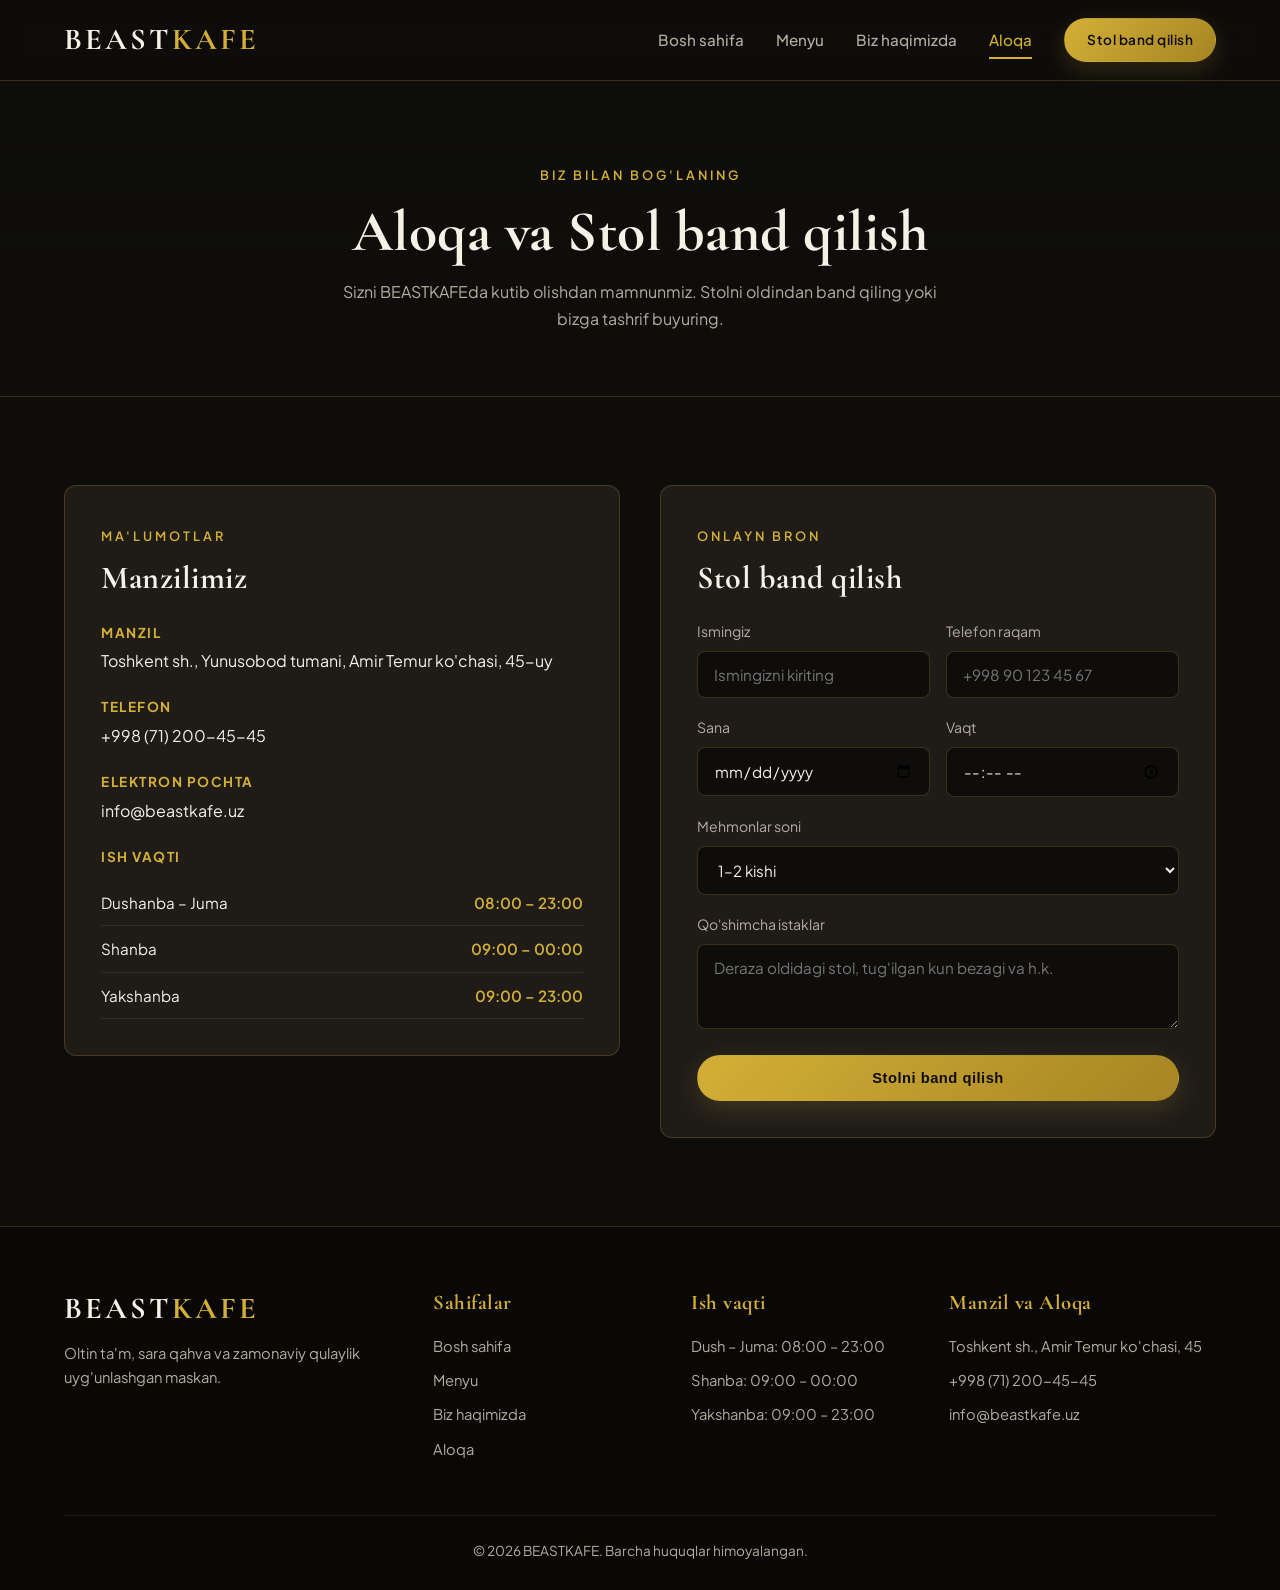
<file: aloqa.html>
<!DOCTYPE html>
<html lang="uz">
<head>
  <meta charset="UTF-8">
  <meta name="viewport" content="width=device-width, initial-scale=1.0">
  <title>Aloqa — BEASTKAFE</title>
  <link rel="stylesheet" href="style.css">
</head>
<body>

  <!-- HEADER -->
  <header class="site-header">
    <div class="container header-inner">
      <a href="index.html" class="logo">BEAST<span>KAFE</span></a>
      <input type="checkbox" id="nav-toggle" class="nav-toggle">
      <label for="nav-toggle" class="nav-toggle-label" aria-label="Menyu">
        <span></span>
        <span></span>
        <span></span>
      </label>
      <nav class="main-nav">
        <a href="index.html">Bosh sahifa</a>
        <a href="menyu.html">Menyu</a>
        <a href="haqimizda.html">Biz haqimizda</a>
        <a href="aloqa.html" class="active">Aloqa</a>
        <a href="#forma" class="btn btn-gold btn-sm">Stol band qilish</a>
      </nav>
    </div>
  </header>

  <!-- BANNER -->
  <section class="page-banner">
    <div class="container">
      <span class="section-tag">Biz bilan bog'laning</span>
      <h1>Aloqa va Stol band qilish</h1>
      <p>Sizni BEASTKAFEda kutib olishdan mamnunmiz. Stolni oldindan band qiling yoki bizga tashrif buyuring.</p>
    </div>
  </section>

  <!-- ALOQA VA FORMA -->
  <section class="section" id="forma">
    <div class="container">
      <div class="grid-2" style="align-items: start;">
        <!-- Chap blok: Manzil va ish vaqti -->
        <div class="contact-box">
          <span class="section-tag">Ma'lumotlar</span>
          <h2 style="font-size: 2rem; margin-bottom: 10px;">Manzilimiz</h2>
          <div class="info-list">
            <div class="info-item">
              <strong>Manzil</strong>
              <p>Toshkent sh., Yunusobod tumani, Amir Temur ko'chasi, 45-uy</p>
            </div>
            <div class="info-item">
              <strong>Telefon</strong>
              <p>+998 (71) 200-45-45</p>
            </div>
            <div class="info-item">
              <strong>Elektron pochta</strong>
              <p>info@beastkafe.uz</p>
            </div>
            <div class="info-item">
              <strong>Ish vaqti</strong>
              <table class="hours-table">
                <tr>
                  <td>Dushanba – Juma</td>
                  <td>08:00 – 23:00</td>
                </tr>
                <tr>
                  <td>Shanba</td>
                  <td>09:00 – 00:00</td>
                </tr>
                <tr>
                  <td>Yakshanba</td>
                  <td>09:00 – 23:00</td>
                </tr>
              </table>
            </div>
          </div>
        </div>

        <!-- O'ng blok: Stol band qilish formasi -->
        <div class="contact-box">
          <span class="section-tag">Onlayn bron</span>
          <h2 style="font-size: 2rem; margin-bottom: 22px;">Stol band qilish</h2>
          <form action="#band-tasdiq" class="booking-form">
            <div class="form-row">
              <div class="form-group">
                <label for="name">Ismingiz</label>
                <input type="text" id="name" placeholder="Ismingizni kiriting" required>
              </div>
              <div class="form-group">
                <label for="phone">Telefon raqam</label>
                <input type="tel" id="phone" placeholder="+998 90 123 45 67" required>
              </div>
            </div>

            <div class="form-row">
              <div class="form-group">
                <label for="date">Sana</label>
                <input type="date" id="date" required>
              </div>
              <div class="form-group">
                <label for="time">Vaqt</label>
                <input type="time" id="time" required>
              </div>
            </div>

            <div class="form-group">
              <label for="guests">Mehmonlar soni</label>
              <select id="guests">
                <option>1–2 kishi</option>
                <option>3–4 kishi</option>
                <option>5–6 kishi</option>
                <option>7+ kishi (VIP zona)</option>
              </select>
            </div>

            <div class="form-group">
              <label for="note">Qo'shimcha istaklar</label>
              <textarea id="note" rows="3" placeholder="Deraza oldidagi stol, tug'ilgan kun bezagi va h.k."></textarea>
            </div>

            <button type="submit" class="btn btn-gold">Stolni band qilish</button>
          </form>
        </div>
      </div>
    </div>
  </section>

  <!-- FOOTER -->
  <footer class="site-footer">
    <div class="container">
      <div class="footer-grid">
        <div class="footer-col">
          <a href="index.html" class="logo">BEAST<span>KAFE</span></a>
          <p style="margin-top: 14px;">Oltin ta'm, sara qahva va zamonaviy qulaylik uyg'unlashgan maskan.</p>
        </div>
        <div class="footer-col">
          <h4>Sahifalar</h4>
          <ul>
            <li><a href="index.html">Bosh sahifa</a></li>
            <li><a href="menyu.html">Menyu</a></li>
            <li><a href="haqimizda.html">Biz haqimizda</a></li>
            <li><a href="aloqa.html">Aloqa</a></li>
          </ul>
        </div>
        <div class="footer-col">
          <h4>Ish vaqti</h4>
          <ul>
            <li>Dush – Juma: 08:00 – 23:00</li>
            <li>Shanba: 09:00 – 00:00</li>
            <li>Yakshanba: 09:00 – 23:00</li>
          </ul>
        </div>
        <div class="footer-col">
          <h4>Manzil va Aloqa</h4>
          <ul>
            <li>Toshkent sh., Amir Temur ko'chasi, 45</li>
            <li>+998 (71) 200-45-45</li>
            <li>info@beastkafe.uz</li>
          </ul>
        </div>
      </div>
      <div class="footer-bottom">
        &copy; 2026 BEASTKAFE. Barcha huquqlar himoyalangan.
      </div>
    </div>
  </footer>

  <!-- TASDIQLASH MODALI (:target) -->
  <div id="band-tasdiq" class="modal">
    <div class="modal-content" style="text-align: center;">
      <a href="#" class="modal-close" aria-label="Yopish">&times;</a>
      <h3>Rahmat!</h3>
      <p>Stol band qilish so'rovingiz qabul qilindi. Sizni BEASTKAFEda kutib qolamiz.</p>
      <a href="index.html" class="btn btn-gold">Bosh sahifaga qaytish</a>
    </div>
  </div>

</body>
</html>
</file>
<file: style.css>
/* =========================================
   BEASTKAFE — Oltin & Minimalistik Dizayn
   100% Toza CSS3 (JavaScript'siz)
========================================= */

@import url('https://fonts.googleapis.com/css2?family=Cormorant+Garamond:ital,wght@0,600;0,700;1,600&family=Plus+Jakarta+Sans:wght@300;400;500;600;700&display=swap');

:root {
  --bg-dark: #0e0d0b;
  --bg-surface: #171512;
  --bg-card: #1f1c18;
  --gold: #d4af37;
  --gold-light: #f1d47a;
  --gold-dark: #a68523;
  --text-main: #f6f1e7;
  --text-muted: #b5aca0;
  --border-gold: rgba(212, 175, 55, 0.22);
  --shadow-soft: 0 12px 32px rgba(0, 0, 0, 0.45);
  --shadow-gold: 0 8px 24px rgba(212, 175, 55, 0.18);
  --radius: 12px;
  --transition: all 0.35s ease;
}

* {
  margin: 0;
  padding: 0;
  box-sizing: border-box;
}

html {
  scroll-behavior: smooth;
}

body {
  font-family: 'Plus Jakarta Sans', sans-serif;
  background-color: var(--bg-dark);
  color: var(--text-main);
  line-height: 1.65;
  overflow-x: hidden;
}

h1, h2, h3, h4, .logo {
  font-family: 'Cormorant Garamond', serif;
  font-weight: 700;
  letter-spacing: 0.5px;
  line-height: 1.2;
}

a {
  text-decoration: none;
  color: inherit;
  transition: var(--transition);
}

img {
  display: block;
  width: 100%;
  object-fit: cover;
}

.container {
  width: 90%;
  max-width: 1200px;
  margin: 0 auto;
}

.section {
  padding: 88px 0;
}

.section-alt {
  background-color: var(--bg-surface);
}

.section-header {
  text-align: center;
  max-width: 680px;
  margin: 0 auto 56px;
}

.section-tag {
  display: inline-block;
  font-size: 0.8rem;
  font-weight: 600;
  text-transform: uppercase;
  letter-spacing: 3px;
  color: var(--gold);
  margin-bottom: 12px;
}

.section-header h2 {
  font-size: clamp(2.1rem, 4vw, 3rem);
  margin-bottom: 14px;
}

.section-header p {
  color: var(--text-muted);
  font-size: 1rem;
}

/* --- Tugmalar --- */
.btn {
  display: inline-block;
  padding: 14px 30px;
  border-radius: 50px;
  font-weight: 600;
  font-size: 0.92rem;
  letter-spacing: 0.5px;
  cursor: pointer;
  border: 1px solid transparent;
  transition: var(--transition);
  text-align: center;
}

.btn-gold {
  background: linear-gradient(135deg, var(--gold), var(--gold-dark));
  color: var(--bg-dark);
  box-shadow: var(--shadow-gold);
}

.btn-gold:hover {
  background: linear-gradient(135deg, var(--gold-light), var(--gold));
  transform: translateY(-2px);
}

.btn-outline {
  border-color: var(--gold);
  color: var(--gold);
  background: transparent;
}

.btn-outline:hover {
  background: var(--gold);
  color: var(--bg-dark);
  transform: translateY(-2px);
}

.btn-sm {
  padding: 10px 22px;
  font-size: 0.85rem;
}

/* =========================================
   HEADER VA MOBIL MENYU (Checkbox Hack)
========================================= */
.site-header {
  position: sticky;
  top: 0;
  z-index: 1000;
  background: rgba(14, 13, 11, 0.92);
  backdrop-filter: blur(12px);
  border-bottom: 1px solid var(--border-gold);
}

.header-inner {
  display: flex;
  align-items: center;
  justify-content: space-between;
  height: 80px;
}

.logo {
  font-size: 1.9rem;
  letter-spacing: 3px;
  color: var(--text-main);
}

.logo span {
  color: var(--gold);
}

.main-nav {
  display: flex;
  align-items: center;
  gap: 32px;
}

.main-nav a:not(.btn) {
  font-size: 0.95rem;
  font-weight: 500;
  color: var(--text-muted);
  position: relative;
  padding: 4px 0;
}

.main-nav a:not(.btn)::after {
  content: '';
  position: absolute;
  left: 0;
  bottom: -2px;
  width: 0;
  height: 2px;
  background: var(--gold);
  transition: var(--transition);
}

.main-nav a:not(.btn):hover,
.main-nav a:not(.btn).active {
  color: var(--gold);
}

.main-nav a:not(.btn):hover::after,
.main-nav a:not(.btn).active::after {
  width: 100%;
}

.nav-toggle {
  display: none;
}

.nav-toggle-label {
  display: none;
  flex-direction: column;
  gap: 6px;
  cursor: pointer;
  padding: 6px;
}

.nav-toggle-label span {
  width: 28px;
  height: 2px;
  background: var(--gold);
  border-radius: 2px;
  transition: var(--transition);
}

/* =========================================
   HERO QISMI
========================================= */
.hero {
  position: relative;
  min-height: 86vh;
  display: flex;
  align-items: center;
  background:
    linear-gradient(to right, rgba(14, 13, 11, 0.92) 35%, rgba(14, 13, 11, 0.55)),
    url('https://images.unsplash.com/photo-1509042239860-f550ce710b93?auto=format&fit=crop&w=1600&q=80') center/cover no-repeat;
  border-bottom: 1px solid var(--border-gold);
}

.hero-content {
  max-width: 640px;
  padding: 60px 0;
}

.hero-content h1 {
  font-size: clamp(2.8rem, 6vw, 4.6rem);
  margin-bottom: 20px;
}

.hero-content h1 span {
  color: var(--gold);
  font-style: italic;
}

.hero-content p {
  font-size: 1.08rem;
  color: var(--text-muted);
  margin-bottom: 34px;
}

.hero-actions {
  display: flex;
  flex-wrap: wrap;
  gap: 16px;
}

/* Ichki sahifalar sarlavhasi */
.page-banner {
  padding: 80px 0 64px;
  text-align: center;
  background:
    linear-gradient(rgba(14, 13, 11, 0.82), rgba(14, 13, 11, 0.94)),
    url('https://images.unsplash.com/photo-1554118811-1e0d58224f24?auto=format&fit=crop&w=1400&q=80') center/cover no-repeat;
  border-bottom: 1px solid var(--border-gold);
}

.page-banner h1 {
  font-size: clamp(2.4rem, 5vw, 3.6rem);
  margin-bottom: 12px;
}

.page-banner p {
  color: var(--text-muted);
  max-width: 600px;
  margin: 0 auto;
}

/* =========================================
   GRID VA KARTALAR
========================================= */
.grid-3 {
  display: grid;
  grid-template-columns: repeat(3, 1fr);
  gap: 28px;
}

.grid-2 {
  display: grid;
  grid-template-columns: repeat(2, 1fr);
  gap: 40px;
  align-items: center;
}

.feature-card {
  background: var(--bg-card);
  border: 1px solid var(--border-gold);
  border-radius: var(--radius);
  padding: 36px 28px;
  text-align: center;
  transition: var(--transition);
}

.feature-card:hover {
  transform: translateY(-6px);
  border-color: var(--gold);
  box-shadow: var(--shadow-gold);
}

.feature-icon {
  width: 58px;
  height: 58px;
  margin: 0 auto 20px;
  border-radius: 50%;
  background: rgba(212, 175, 55, 0.12);
  border: 1px solid var(--gold);
  display: flex;
  align-items: center;
  justify-content: center;
  font-size: 1.5rem;
  color: var(--gold);
}

.feature-card h3 {
  font-size: 1.5rem;
  margin-bottom: 10px;
}

.feature-card p {
  color: var(--text-muted);
  font-size: 0.95rem;
}

/* Menyu kartalari */
.menu-card {
  background: var(--bg-card);
  border: 1px solid var(--border-gold);
  border-radius: var(--radius);
  overflow: hidden;
  transition: var(--transition);
  display: flex;
  flex-direction: column;
}

.menu-card:hover {
  transform: translateY(-6px);
  border-color: var(--gold);
  box-shadow: var(--shadow-soft);
}

.menu-img-wrap {
  position: relative;
  overflow: hidden;
}

.menu-img-wrap img {
  aspect-ratio: 4 / 3;
  transition: transform 0.5s ease;
}

.menu-card:hover .menu-img-wrap img {
  transform: scale(1.06);
}

.menu-badge {
  position: absolute;
  top: 14px;
  right: 14px;
  background: rgba(14, 13, 11, 0.86);
  color: var(--gold);
  border: 1px solid var(--gold);
  padding: 4px 12px;
  border-radius: 50px;
  font-size: 0.75rem;
  font-weight: 600;
}

.menu-body {
  padding: 22px;
  flex: 1;
  display: flex;
  flex-direction: column;
  justify-content: space-between;
}

.menu-top {
  display: flex;
  justify-content: space-between;
  align-items: baseline;
  gap: 12px;
  margin-bottom: 8px;
}

.menu-top h3 {
  font-size: 1.45rem;
}

.price {
  color: var(--gold);
  font-weight: 700;
  font-size: 1.05rem;
  white-space: nowrap;
}

.menu-body p {
  color: var(--text-muted);
  font-size: 0.92rem;
}

/* =========================================
   TOZA CSS TABLAR (menyu.html)
========================================= */
.menu-tabs input[type="radio"] {
  display: none;
}

.tab-labels {
  display: flex;
  flex-wrap: wrap;
  justify-content: center;
  gap: 12px;
  margin-bottom: 44px;
}

.tab-labels label {
  padding: 11px 26px;
  border-radius: 50px;
  border: 1px solid var(--border-gold);
  background: var(--bg-card);
  color: var(--text-muted);
  font-size: 0.92rem;
  font-weight: 600;
  cursor: pointer;
  transition: var(--transition);
}

.tab-labels label:hover {
  border-color: var(--gold);
  color: var(--gold);
}

#cat-all:checked ~ .tab-labels label[for="cat-all"],
#cat-coffee:checked ~ .tab-labels label[for="cat-coffee"],
#cat-dessert:checked ~ .tab-labels label[for="cat-dessert"],
#cat-cold:checked ~ .tab-labels label[for="cat-cold"] {
  background: var(--gold);
  color: var(--bg-dark);
  border-color: var(--gold);
  box-shadow: var(--shadow-gold);
}

#cat-coffee:checked ~ .menu-grid .menu-card:not(.item-coffee),
#cat-dessert:checked ~ .menu-grid .menu-card:not(.item-dessert),
#cat-cold:checked ~ .menu-grid .menu-card:not(.item-cold) {
  display: none;
}

/* =========================================
   MIJOZLAR FIKRI (TESTIMONIALS)
========================================= */
.review-card {
  background: var(--bg-card);
  border: 1px solid var(--border-gold);
  border-radius: var(--radius);
  padding: 30px;
  display: flex;
  flex-direction: column;
  justify-content: space-between;
}

.stars {
  color: var(--gold);
  letter-spacing: 3px;
  margin-bottom: 14px;
  font-size: 1rem;
}

.review-card p {
  color: var(--text-muted);
  font-style: italic;
  margin-bottom: 20px;
}

.reviewer strong {
  display: block;
  color: var(--text-main);
  font-size: 1rem;
}

.reviewer span {
  font-size: 0.82rem;
  color: var(--gold);
}

/* =========================================
   BIZ HAQIMIZDA & FAQ (<details>/<summary>)
========================================= */
.about-img {
  border-radius: var(--radius);
  border: 1px solid var(--border-gold);
  aspect-ratio: 4 / 3;
  box-shadow: var(--shadow-soft);
}

.stats-row {
  display: grid;
  grid-template-columns: repeat(3, 1fr);
  gap: 20px;
  margin-top: 32px;
  padding-top: 28px;
  border-top: 1px solid var(--border-gold);
}

.stat-item h3 {
  font-size: 2.2rem;
  color: var(--gold);
}

.stat-item p {
  font-size: 0.85rem;
  color: var(--text-muted);
}

.team-card {
  background: var(--bg-card);
  border: 1px solid var(--border-gold);
  border-radius: var(--radius);
  overflow: hidden;
  text-align: center;
}

.team-card img {
  aspect-ratio: 4 / 4;
}

.team-info {
  padding: 20px;
}

.team-info h3 {
  font-size: 1.4rem;
  margin-bottom: 4px;
}

.team-info span {
  color: var(--gold);
  font-size: 0.88rem;
}

.faq-list {
  max-width: 800px;
  margin: 0 auto;
  display: flex;
  flex-direction: column;
  gap: 16px;
}

.faq-item {
  background: var(--bg-card);
  border: 1px solid var(--border-gold);
  border-radius: var(--radius);
  padding: 20px 24px;
  transition: var(--transition);
}

.faq-item[open] {
  border-color: var(--gold);
}

.faq-item summary {
  font-weight: 600;
  font-size: 1.05rem;
  cursor: pointer;
  list-style: none;
  display: flex;
  justify-content: space-between;
  align-items: center;
}

.faq-item summary::-webkit-details-marker {
  display: none;
}

.faq-item summary::after {
  content: '+';
  font-size: 1.4rem;
  color: var(--gold);
  transition: var(--transition);
}

.faq-item[open] summary::after {
  content: '−';
}

.faq-item p {
  margin-top: 14px;
  color: var(--text-muted);
  font-size: 0.95rem;
}

/* =========================================
   ALOQA VA FORMA
========================================= */
.contact-box {
  background: var(--bg-card);
  border: 1px solid var(--border-gold);
  border-radius: var(--radius);
  padding: 36px;
}

.info-list {
  display: flex;
  flex-direction: column;
  gap: 22px;
  margin-top: 24px;
}

.info-item strong {
  display: block;
  color: var(--gold);
  font-size: 0.85rem;
  text-transform: uppercase;
  letter-spacing: 1.5px;
  margin-bottom: 4px;
}

.info-item p {
  color: var(--text-main);
}

.hours-table {
  width: 100%;
  border-collapse: collapse;
  margin-top: 12px;
}

.hours-table td {
  padding: 10px 0;
  border-bottom: 1px solid rgba(255, 255, 255, 0.08);
  font-size: 0.95rem;
}

.hours-table td:last-child {
  text-align: right;
  color: var(--gold);
  font-weight: 600;
}

.booking-form {
  display: grid;
  gap: 18px;
}

.form-row {
  display: grid;
  grid-template-columns: 1fr 1fr;
  gap: 16px;
}

.form-group label {
  display: block;
  font-size: 0.88rem;
  color: var(--text-muted);
  margin-bottom: 8px;
}

.form-group input,
.form-group select,
.form-group textarea {
  width: 100%;
  padding: 13px 16px;
  border-radius: 8px;
  border: 1px solid var(--border-gold);
  background: var(--bg-dark);
  color: var(--text-main);
  font-family: inherit;
  font-size: 0.95rem;
  transition: var(--transition);
}

.form-group input:focus,
.form-group select:focus,
.form-group textarea:focus {
  outline: none;
  border-color: var(--gold);
  box-shadow: 0 0 0 3px rgba(212, 175, 55, 0.15);
}

/* =========================================
   TOZA CSS MODAL OYNA (:target)
========================================= */
.modal {
  position: fixed;
  inset: 0;
  background: rgba(0, 0, 0, 0.8);
  backdrop-filter: blur(6px);
  display: flex;
  align-items: center;
  justify-content: center;
  padding: 20px;
  opacity: 0;
  pointer-events: none;
  transition: var(--transition);
  z-index: 2000;
}

.modal:target {
  opacity: 1;
  pointer-events: auto;
}

.modal-content {
  background: var(--bg-card);
  border: 1px solid var(--gold);
  border-radius: var(--radius);
  max-width: 500px;
  width: 100%;
  padding: 36px;
  position: relative;
  box-shadow: var(--shadow-soft);
}

.modal-close {
  position: absolute;
  top: 16px;
  right: 20px;
  font-size: 1.8rem;
  color: var(--text-muted);
  line-height: 1;
}

.modal-close:hover {
  color: var(--gold);
}

.modal-content h3 {
  font-size: 2rem;
  color: var(--gold);
  margin-bottom: 10px;
}

.modal-content p {
  color: var(--text-muted);
  margin-bottom: 22px;
  font-size: 0.95rem;
}

/* =========================================
   FOOTER
========================================= */
.site-footer {
  background: #090807;
  border-top: 1px solid var(--border-gold);
  padding: 64px 0 28px;
}

.footer-grid {
  display: grid;
  grid-template-columns: 1.5fr 1fr 1fr 1.2fr;
  gap: 36px;
  margin-bottom: 44px;
}

.footer-col h4 {
  font-size: 1.3rem;
  color: var(--gold);
  margin-bottom: 18px;
}

.footer-col p,
.footer-col li {
  color: var(--text-muted);
  font-size: 0.92rem;
  margin-bottom: 10px;
}

.footer-col ul {
  list-style: none;
}

.footer-col a:hover {
  color: var(--gold);
}

.footer-bottom {
  text-align: center;
  padding-top: 24px;
  border-top: 1px solid rgba(255, 255, 255, 0.08);
  color: var(--text-muted);
  font-size: 0.85rem;
}

/* =========================================
   RESPONSIV DIZAYN (@media)
========================================= */
@media (max-width: 992px) {
  .grid-3 {
    grid-template-columns: repeat(2, 1fr);
  }
  .footer-grid {
    grid-template-columns: repeat(2, 1fr);
  }
}

@media (max-width: 768px) {
  .nav-toggle-label {
    display: flex;
  }

  .main-nav {
    position: absolute;
    top: 80px;
    left: 0;
    right: 0;
    background: var(--bg-surface);
    border-bottom: 1px solid var(--border-gold);
    flex-direction: column;
    padding: 0 24px;
    gap: 18px;
    max-height: 0;
    overflow: hidden;
    transition: max-height 0.4s ease, padding 0.4s ease;
  }

  .nav-toggle:checked ~ .main-nav {
    max-height: 380px;
    padding: 26px 24px;
  }

  .nav-toggle:checked + .nav-toggle-label span:nth-child(1) {
    transform: translateY(8px) rotate(45deg);
  }
  .nav-toggle:checked + .nav-toggle-label span:nth-child(2) {
    opacity: 0;
  }
  .nav-toggle:checked + .nav-toggle-label span:nth-child(3) {
    transform: translateY(-8px) rotate(-45deg);
  }

  .grid-3,
  .grid-2,
  .form-row,
  .footer-grid {
    grid-template-columns: 1fr;
  }

  .section {
    padding: 64px 0;
  }
}
</file>
